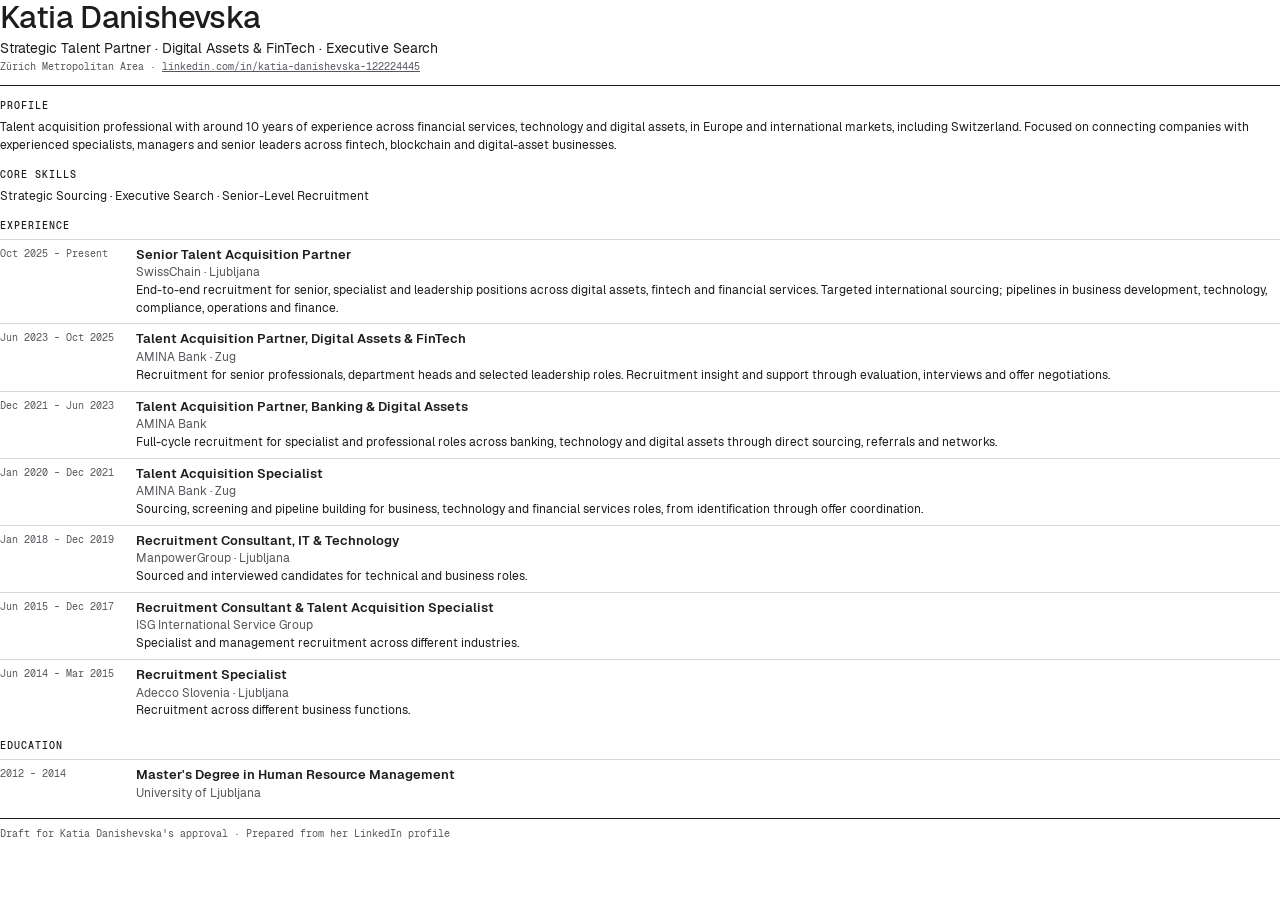
<file: dossier-print.html>
<!doctype html><html lang="en"><head><meta charset="utf-8"><title>Katia Danishevska | Career Summary</title><style>
@font-face{font-family:'Geist';src:url([data-uri]) format('woff2');font-weight:400}@font-face{font-family:'Geist';src:url([data-uri]) format('woff2');font-weight:500 550}@font-face{font-family:'Geist';src:url([data-uri]) format('woff2');font-weight:600}@font-face{font-family:'Geist Mono';src:url([data-uri]) format('woff2');font-weight:400}@font-face{font-family:'Geist Mono';src:url([data-uri]) format('woff2');font-weight:500}
@page{size:A4;margin:14mm 16mm}*{box-sizing:border-box;margin:0;padding:0}
body{font:9.2pt/1.45 Geist,sans-serif;color:#1c1d1f}
h1{font-size:23pt;font-weight:550;letter-spacing:-.02em;line-height:1.15}
.sub{margin-top:3px;font-size:10.5pt}.m{font:7.8pt/1.6 'Geist Mono',monospace;color:#55575c}
a{color:inherit}header{padding-bottom:10px;border-bottom:1px solid #1c1d1f}
h2{font:500 7.8pt 'Geist Mono',monospace;text-transform:uppercase;letter-spacing:.1em;margin:13px 0 7px}
article{display:grid;grid-template-columns:36mm 1fr;padding:6px 0;border-top:1px solid #d9d8d4;break-inside:avoid}
h3{font-size:9.6pt;font-weight:600}.o{color:#55575c}
footer{margin-top:10px;padding-top:7px;border-top:1px solid #1c1d1f}
</style></head><body>
<header><h1>Katia Danishevska</h1><div class="sub">Strategic Talent Partner · Digital Assets &amp; FinTech · Executive Search</div>
<div class="m">Zürich Metropolitan Area · <a href="https://www.linkedin.com/in/katia-danishevska-122224445">linkedin.com/in/katia-danishevska-122224445</a></div></header>
<h2>Profile</h2><p>Talent acquisition professional with around 10 years of experience across financial services, technology and digital assets, in Europe and international markets, including Switzerland. Focused on connecting companies with experienced specialists, managers and senior leaders across fintech, blockchain and digital-asset businesses.</p>
<h2>Core skills</h2><p>Strategic Sourcing · Executive Search · Senior-Level Recruitment</p>
<h2>Experience</h2><article><div class="m">Oct 2025 – Present</div><div><h3>Senior Talent Acquisition Partner</h3><div class="o">SwissChain · Ljubljana</div><p>End-to-end recruitment for senior, specialist and leadership positions across digital assets, fintech and financial services. Targeted international sourcing; pipelines in business development, technology, compliance, operations and finance.</p></div></article><article><div class="m">Jun 2023 – Oct 2025</div><div><h3>Talent Acquisition Partner, Digital Assets &amp; FinTech</h3><div class="o">AMINA Bank · Zug</div><p>Recruitment for senior professionals, department heads and selected leadership roles. Recruitment insight and support through evaluation, interviews and offer negotiations.</p></div></article><article><div class="m">Dec 2021 – Jun 2023</div><div><h3>Talent Acquisition Partner, Banking &amp; Digital Assets</h3><div class="o">AMINA Bank</div><p>Full-cycle recruitment for specialist and professional roles across banking, technology and digital assets through direct sourcing, referrals and networks.</p></div></article><article><div class="m">Jan 2020 – Dec 2021</div><div><h3>Talent Acquisition Specialist</h3><div class="o">AMINA Bank · Zug</div><p>Sourcing, screening and pipeline building for business, technology and financial services roles, from identification through offer coordination.</p></div></article><article><div class="m">Jan 2018 – Dec 2019</div><div><h3>Recruitment Consultant, IT &amp; Technology</h3><div class="o">ManpowerGroup · Ljubljana</div><p>Sourced and interviewed candidates for technical and business roles.</p></div></article><article><div class="m">Jun 2015 – Dec 2017</div><div><h3>Recruitment Consultant &amp; Talent Acquisition Specialist</h3><div class="o">ISG International Service Group</div><p>Specialist and management recruitment across different industries.</p></div></article><article><div class="m">Jun 2014 – Mar 2015</div><div><h3>Recruitment Specialist</h3><div class="o">Adecco Slovenia · Ljubljana</div><p>Recruitment across different business functions.</p></div></article>
<h2>Education</h2><article><div class="m">2012 – 2014</div><div><h3>Master's Degree in Human Resource Management</h3><div class="o">University of Ljubljana</div></div></article>
<footer class="m">Draft for Katia Danishevska's approval · Prepared from her LinkedIn profile</footer>
</body></html>
</file>
